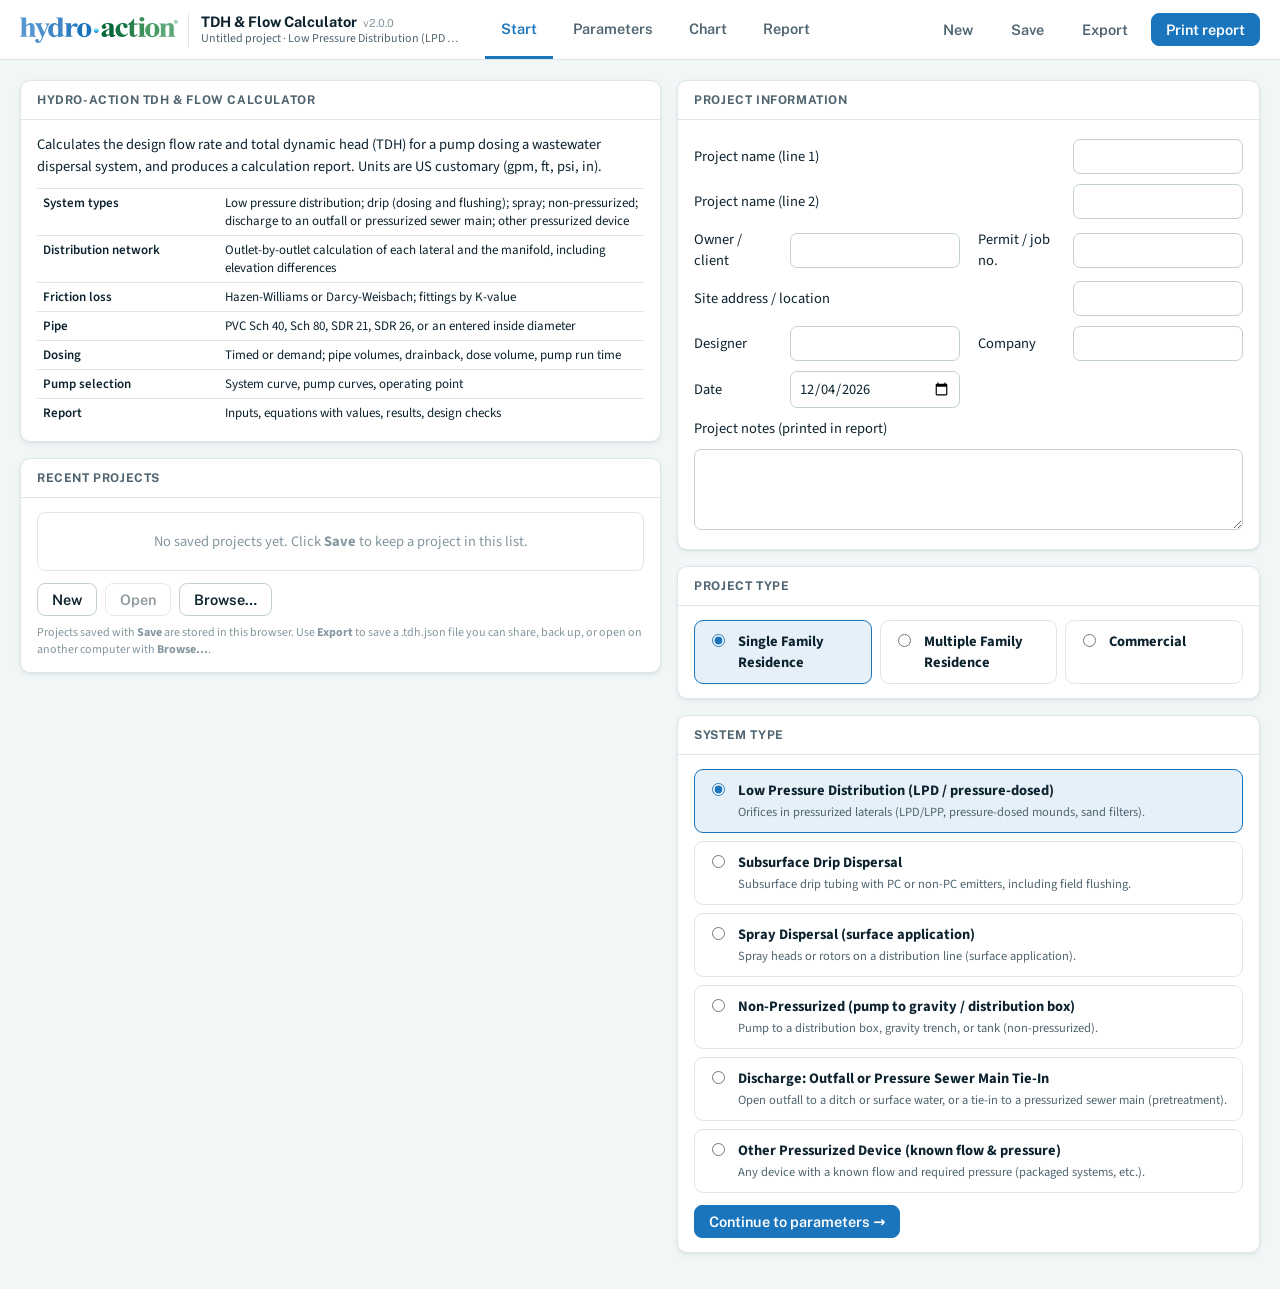
<file: index.html>
<!doctype html>
<html lang="en">
<head>
  <meta charset="utf-8">
  <meta name="viewport" content="width=device-width, initial-scale=1">
  <title>Hydro-Action TDH &amp; Flow Calculator</title>
  <link rel="preconnect" href="https://fonts.googleapis.com">
  <link rel="preconnect" href="https://fonts.gstatic.com" crossorigin>
  <link rel="stylesheet" href="https://fonts.googleapis.com/css2?family=Public+Sans:wght@500;600;700;800&family=Source+Sans+3:wght@400;600;700&display=swap">
  <!-- ?v= on the CSS and script links must match VERSION in js/calc.js (the test suite checks this). Changing it makes browsers load the new files after a release. -->
  <link rel="stylesheet" href="css/app.css?v=2.0.0">
</head>
<body>
  <header class="appbar no-print">
    <div class="brand">
      <!-- Logo: local img/logo.svg if present, otherwise the logo from hydro-action.com, otherwise a text wordmark -->
      <img class="brand-logo" id="brandLogo" src="img/logo.svg" alt="Hydro-Action"
        onload="window.HA_LOGO=this.src;document.documentElement.classList.add('has-logo')"
        onerror="if(!this.dataset.tried){this.dataset.tried=1;this.src='https://hydro-action.com/wp-content/uploads/2025/03/hydro-action-logo.svg'}else{this.remove()}">
      <span class="wordmark brand-name"><span class="wm-h">hydro</span><span class="wm-dot">·</span><span class="wm-a">action</span></span>
      <div class="brand-text">
        <div class="brand-title">TDH &amp; Flow Calculator<span class="app-ver" id="appVer"></span></div>
        <div class="brand-sub" id="projTitle">Untitled project</div>
      </div>
    </div>
    <nav class="tabs" role="tablist">
      <button class="tab active" data-tab="start">Start</button>
      <button class="tab" data-tab="params">Parameters</button>
      <button class="tab" data-tab="chart">Chart</button>
      <button class="tab" data-tab="report">Report</button>
    </nav>
    <div class="actions">
      <span class="savestate" id="saveState"></span>
      <button class="btn ghost" id="btnNew" title="New project">New</button>
      <button class="btn ghost" id="btnSave" title="Save to this computer's project list (Ctrl+S)">Save</button>
      <button class="btn ghost" id="btnExport" title="Download the project as a .tdh.json file">Export</button>
      <button class="btn primary" id="btnPrint" title="Print or save the report as PDF">Print report</button>
    </div>
  </header>

  <main>
    <section class="page active" id="page-start"></section>
    <section class="page" id="page-params"></section>
    <section class="page" id="page-chart"></section>
    <section class="page" id="page-report"></section>
  </main>

  <input type="file" id="fileOpen" accept=".json,.tdh,application/json" hidden>
  <input type="file" id="pumpImport" accept=".json,application/json" hidden>
  <dialog id="pumpDialog"></dialog>
  <div class="toast" id="toast"></div>

  <script src="js/calc.js?v=2.0.0"></script>
  <script src="js/pump-data.js?v=2.0.0"></script>
  <script src="js/chart.js?v=2.0.0"></script>
  <script src="js/diagram.js?v=2.0.0"></script>
  <script src="js/report.js?v=2.0.0"></script>
  <script src="js/app.js?v=2.0.0"></script>
</body>
</html>
</file>
<file: css/app.css>
/* Hydro-Action brand palette (from hydro-action.com logo & site) */
:root {
  --ha-navy: #0c222e;
  --ha-blue: #1b75bc;
  --ha-blue-light: #5697d1;
  --ha-green: #006738;
  --ha-green-light: #3b8e57;
  --ha-mist: #eaf3f3;
  --bg: #f1f6f6;
  --surface: #ffffff;
  --surface-2: #f6fafa;
  --border: #dde7e9;
  --border-strong: #c3d1d6;
  --text: #0c222e;
  --muted: #4f6470;
  --faint: #84969f;
  --accent: #1b75bc;
  --accent-2: #155f99;
  --accent-soft: #e5f0f9;
  --ok: #006738;
  --ok-soft: #e4f2e9;
  --warn: #b26a00;
  --warn-soft: #fff4e0;
  --bad: #c62828;
  --bad-soft: #fdecec;
  --radius: 10px;
  --shadow: 0 1px 2px rgba(12, 34, 46, .05), 0 2px 6px rgba(12, 34, 46, .06);
  --font-head: "Public Sans", "Segoe UI", system-ui, sans-serif;
  font-family: "Source Sans 3", "Source Sans Pro", "Segoe UI", system-ui, -apple-system, Arial, sans-serif;
  font-size: 14.5px;
  color: var(--text);
}
* { box-sizing: border-box; }
body { margin: 0; background: var(--bg); min-height: 100vh; }
button, input, select, textarea { font: inherit; color: inherit; }

/* ---------- app bar ---------- */
.appbar {
  position: sticky; top: 0; z-index: 20;
  display: flex; align-items: center; gap: 24px;
  padding: 0 20px; height: 60px;
  background: var(--surface); border-bottom: 1px solid var(--border);
}
.brand { display: flex; align-items: center; gap: 10px; color: var(--accent); min-width: 230px; }
.brand-title { font-family: var(--font-head); font-weight: 700; color: var(--text); font-size: 14.5px; }
.brand-text { border-left: 1px solid var(--border); padding-left: 12px; }
.brand-logo { height: 26px; width: auto; display: block; }
.wordmark { font-family: Georgia, "Times New Roman", serif; font-weight: 700; font-size: 21px; letter-spacing: -.01em; white-space: nowrap; }
.wm-h { color: var(--ha-blue-light); }
.wm-dot { color: var(--ha-green-light); margin: 0 1px; }
.wm-a { color: var(--ha-green-light); }
.has-logo .brand-name { display: none; }
.rpt .brandline { display: flex; align-items: center; justify-content: space-between; gap: 10px; margin-bottom: 8px; }
.rpt .brandline img { height: 30px; }
.rpt .brandline .wordmark { font-size: 20pt; }
.rpt .brandline .tag { font-size: 8.5pt; color: #4f6470; text-transform: uppercase; letter-spacing: .06em; }
.brand-sub { font-size: 12px; color: var(--muted); max-width: 260px; white-space: nowrap; overflow: hidden; text-overflow: ellipsis; }
.tabs { display: flex; gap: 4px; height: 100%; }
.tab {
  border: 0; background: none; padding: 0 16px; cursor: pointer; color: var(--muted);
  font-weight: 600; border-bottom: 3px solid transparent; height: 100%;
}
.tab:hover { color: var(--text); }
.tab.active { color: var(--accent); border-bottom-color: var(--accent); }
.actions { margin-left: auto; display: flex; gap: 8px; align-items: center; }
.savestate { font-size: 12px; color: var(--faint); margin-right: 4px; }

.btn {
  border: 1px solid var(--border-strong); background: var(--surface); border-radius: 8px;
  padding: 7px 14px; cursor: pointer; font-weight: 600; white-space: nowrap;
}
.btn:hover { background: var(--surface-2); }
.btn:disabled { opacity: .45; cursor: default; }
.btn.primary { background: var(--accent); border-color: var(--accent); color: #fff; }
.btn.primary:hover { background: var(--accent-2); }
.btn.ghost { border-color: transparent; background: transparent; color: var(--muted); }
.btn.ghost:hover { background: var(--surface-2); color: var(--text); }
.btn.small { padding: 4px 10px; font-size: 12px; }
.btn.danger { color: var(--bad); }
.linkbtn { border: 0; background: none; color: var(--accent); cursor: pointer; padding: 0; font-weight: 600; }

main { padding: 20px; max-width: 1560px; margin: 0 auto; }
.page { display: none; }
.page.active { display: block; }

/* ---------- cards & layout ---------- */
.card {
  background: var(--surface); border: 1px solid var(--border); border-radius: var(--radius);
  box-shadow: var(--shadow); margin-bottom: 16px;
}
.card > h3, .card-h {
  margin: 0; padding: 12px 16px; font-size: 13px; font-weight: 700; letter-spacing: .02em;
  text-transform: uppercase; color: var(--muted); border-bottom: 1px solid var(--border);
  display: flex; align-items: center; gap: 8px;
}
.card-h .spacer { flex: 1; }
.card-b { padding: 14px 16px; }
.grid-start { display: grid; grid-template-columns: 1.1fr 1fr; gap: 16px; }
.grid-params { display: grid; grid-template-columns: minmax(380px, 1.15fr) 1fr 1fr; gap: 16px; align-items: start; }
.grid-chart { display: grid; grid-template-columns: 270px 1fr 280px; gap: 16px; align-items: start; }
@media (max-width: 1250px) {
  .grid-params { grid-template-columns: 1fr 1fr; }
  .grid-params > .col-inputs { grid-row: span 2; }
  .grid-chart { grid-template-columns: 1fr; }
}
@media (max-width: 820px) {
  .grid-start, .grid-params { grid-template-columns: 1fr; }
  .appbar { flex-wrap: wrap; height: auto; padding: 8px 12px; gap: 8px; }
  .tab { padding: 10px 10px; }
  main { padding: 12px; }
}

/* ---------- form ---------- */
.frow {
  display: grid; grid-template-columns: 1fr 170px; gap: 10px; align-items: center;
  padding: 5px 0;
}
.frow label { color: var(--text); }
.frow .help { grid-column: 1 / -1; font-size: 12px; color: var(--faint); margin-top: -4px; }
.inp { display: flex; align-items: center; border: 1px solid var(--border-strong); border-radius: 7px; background: #fff; overflow: hidden; }
.inp:focus-within { border-color: var(--accent); box-shadow: 0 0 0 3px var(--accent-soft); }
.inp input, .inp select { border: 0; outline: 0; padding: 6px 8px; width: 100%; min-width: 0; background: transparent; }
.inp input[type=number] { text-align: right; }
.inp .unit { padding: 0 8px; color: var(--faint); font-size: 12px; white-space: nowrap; background: var(--surface-2); align-self: stretch; display: flex; align-items: center; border-left: 1px solid var(--border); }
.frow.wide { grid-template-columns: 1fr; }
.frow.pipe { grid-template-columns: 1fr; gap: 4px; }
.pipe-sel { display: grid; grid-template-columns: 1.6fr 1fr 1fr; gap: 6px; }
.pipe-sel .inp.disabled { opacity: .45; }
.pipe-id { font-size: 12px; color: var(--faint); }
.sub { margin: 14px 0 6px; padding-top: 10px; border-top: 1px dashed var(--border); font-weight: 700; color: var(--accent); font-size: 13px; display: flex; align-items: center; gap: 8px; }
.sub:first-child { margin-top: 0; padding-top: 0; border-top: 0; }
.chk { display: flex; align-items: center; gap: 8px; padding: 6px 0; cursor: pointer; }
.chk input { width: 16px; height: 16px; accent-color: var(--accent); }
details.fit { margin: 2px 0 8px; }
details.fit summary { cursor: pointer; color: var(--accent); font-size: 12.5px; font-weight: 600; padding: 3px 0; }
.fitgrid { display: grid; grid-template-columns: 1fr 1fr; gap: 4px 12px; padding: 6px 10px; background: var(--surface-2); border-radius: 8px; margin-top: 4px; }
.fitgrid .frow { grid-template-columns: 1fr 64px; padding: 2px 0; font-size: 12.5px; }
.inp.sm input { padding: 4px 6px; }

table.addons { width: 100%; border-collapse: collapse; }
table.addons td { padding: 3px 4px 3px 0; }
table.addons td:first-child { width: 42%; }
.inp.plain input { text-align: left; }

/* ---------- result panels ---------- */
.rrow { display: flex; justify-content: space-between; align-items: baseline; padding: 6px 0; border-bottom: 1px solid var(--border); gap: 10px; }
.rrow:last-child { border-bottom: 0; }
.rrow .k { color: var(--muted); }
.rrow .v { font-variant-numeric: tabular-nums; font-weight: 600; white-space: nowrap; }
.rrow .v small { color: var(--faint); font-weight: 400; margin-left: 3px; }
.rrow.dim .k, .rrow.dim .v { color: var(--faint); font-weight: 400; }
.diagram-card summary { cursor: pointer; list-style: none; }
.diagram-card summary::-webkit-details-marker { display: none; }
.diagram-card details[open] summary { border-bottom: 1px solid var(--border); }
.diagram-card details:not([open]) summary { border-bottom: 0; }
.diagbox svg { width: 100%; height: auto; max-height: 560px; display: block; margin: 0 auto; }
.note-box { background: var(--accent-soft); border-left: 4px solid var(--accent); border-radius: 6px; padding: 8px 10px; margin: 6px 0 8px; font-size: 12.5px; line-height: 1.4; color: var(--text); }
.vbasis { font-size: 12px; color: var(--faint); margin-top: 1px; font-variant-numeric: tabular-nums; }
.rrow.total { border-top: 2px solid var(--border-strong); margin-top: 2px; }
.rrow.total .k { color: var(--text); font-weight: 700; }
.flag { display: inline-block; width: 8px; height: 8px; border-radius: 50%; background: var(--warn); margin-right: 6px; vertical-align: middle; }

.duty {
  background: linear-gradient(135deg, #1b75bc 0%, #155f99 55%, #0c222e 100%); color: #fff; border: 0;
  border-bottom: 4px solid var(--ha-green-light);
}
h1, h2, h3, h4, .card-h, .tab, .btn, .duty .big, .rrow.total .k { font-family: var(--font-head); }
.card-h { letter-spacing: .05em; font-size: 12px; }
.hero { background: radial-gradient(circle at 92% 10%, rgba(86, 151, 209, .18), transparent 45%), radial-gradient(circle at 70% 120%, rgba(59, 142, 87, .14), transparent 50%), var(--surface); }
.hero h1 { font-size: 28px; letter-spacing: -.01em; }
.eyebrow { color: var(--ha-green); font-family: var(--font-head); font-weight: 700; letter-spacing: .08em; text-transform: uppercase; font-size: 12px; margin-bottom: 6px; }
.sub { color: var(--ha-green); }
.duty .card-h { color: rgba(255,255,255,.8); border-bottom-color: rgba(255,255,255,.15); }
.duty-grid { display: grid; grid-template-columns: 1fr 1fr; gap: 12px; padding: 16px; }
.duty .big { font-size: 30px; font-weight: 700; line-height: 1.1; font-variant-numeric: tabular-nums; }
.duty .lbl { font-size: 12px; color: rgba(255,255,255,.75); text-transform: uppercase; letter-spacing: .04em; }
.duty .alt { padding: 0 16px 14px; font-size: 12.5px; color: rgba(255,255,255,.85); }

.notes { list-style: none; margin: 0; padding: 0; }
.notes li { padding: 9px 12px; border-radius: 8px; margin-bottom: 8px; font-size: 13px; line-height: 1.4; border-left: 4px solid; }
.notes li.warn { background: var(--warn-soft); border-color: var(--warn); }
.notes li.ok { background: var(--ok-soft); border-color: var(--ok); }
.notes li.info { background: var(--accent-soft); border-color: var(--accent); }
.notes li.bad { background: var(--bad-soft); border-color: var(--bad); }
.errbox { background: var(--bad-soft); border: 1px solid #f3b4b4; color: var(--bad); padding: 12px 14px; border-radius: 8px; margin-bottom: 16px; font-weight: 600; }

/* ---------- start page ---------- */
.hero { padding: 22px 24px; }
.hero h1 { margin: 0 0 6px; font-size: 24px; }
.hero p { margin: 0 0 14px; color: var(--muted); line-height: 1.5; }
.feat { display: grid; grid-template-columns: 1fr 1fr; gap: 10px; }
.feat div { background: var(--surface-2); border: 1px solid var(--border); border-radius: 8px; padding: 10px 12px; font-size: 13px; }
.feat b { display: block; margin-bottom: 2px; }
table.list { width: 100%; border-collapse: collapse; }
table.list th { text-align: left; font-size: 12px; color: var(--muted); font-weight: 600; padding: 6px 8px; border-bottom: 1px solid var(--border); }
table.list td { padding: 8px; border-bottom: 1px solid var(--border); }
table.list tr.sel td { background: var(--accent-soft); }
table.list tbody tr { cursor: pointer; }
table.list tbody tr:hover td { background: var(--surface-2); }
.recent-wrap { max-height: 240px; overflow: auto; border: 1px solid var(--border); border-radius: 8px; }
.empty { color: var(--faint); padding: 18px; text-align: center; }
.btnrow { display: flex; gap: 8px; margin-top: 12px; flex-wrap: wrap; }
.opts { display: grid; gap: 8px; }
.opts.three { grid-template-columns: repeat(3, 1fr); }
.opt {
  display: flex; gap: 10px; align-items: flex-start; border: 1.5px solid var(--border); border-radius: 9px;
  padding: 10px 12px; cursor: pointer; background: #fff;
}
.opt:hover { border-color: var(--border-strong); }
.opt.on { border-color: var(--accent); background: var(--accent-soft); }
.opt input { margin-top: 3px; accent-color: var(--accent); }
.opt b { display: block; }
.opt span { font-size: 12.5px; color: var(--muted); }
.two { display: grid; grid-template-columns: 1fr 1fr; gap: 0 18px; }
@media (max-width: 820px) { .two, .opts.three, .feat { grid-template-columns: 1fr; } }

/* ---------- chart page ---------- */
.chartbox { padding: 10px; }
.chartbox svg { width: 100%; height: auto; display: block; }
.pumplist { max-height: 330px; overflow: auto; }
.pumplist label { display: flex; align-items: center; gap: 8px; padding: 6px 4px; border-radius: 6px; cursor: pointer; font-size: 13px; }
.pumplist label:hover { background: var(--surface-2); }
.pgroup { border-bottom: 1px solid var(--border); padding: 2px 0; }
.pgroup:last-child { border-bottom: 0; }
.pgroup summary { cursor: pointer; display: flex; align-items: center; gap: 6px; padding: 7px 4px; font-weight: 700; font-size: 12.5px; color: var(--text); list-style: none; }
.pgroup summary::-webkit-details-marker { display: none; }
.pgroup summary::before { content: '▸'; color: var(--accent); width: 10px; transition: transform .15s; }
.pgroup[open] summary::before { transform: rotate(90deg); }
.pgroup summary span:first-child { flex: 1; }
.pgroup .pcount { font-weight: 400; color: var(--faint); font-size: 11.5px; }
.pgroup label { padding-left: 18px; }
.pspec { width: 100%; border-collapse: collapse; margin-top: 6px; font-size: 12px; }
.pspec td { border-top: 1px solid var(--border); padding: 3px 4px; }
.pspec td:first-child { color: var(--muted); width: 38%; }
.pspec.about { font-size: 13px; }
.pspec.about td { padding: 5px 6px; vertical-align: top; }
.pspec.about td:first-child { width: 30%; font-weight: 600; color: var(--text); }
.badge-ro { display: inline-block; font-size: 11px; font-weight: 700; color: var(--ha-green); background: var(--ok-soft); border-radius: 99px; padding: 1px 8px; margin-left: 6px; }
.pumplist label.match { background: var(--ok-soft); }
.pumplist label.nomatch { opacity: .5; }
.swatch { width: 14px; height: 4px; border-radius: 2px; display: inline-block; flex: none; }
.legend div { display: flex; align-items: center; gap: 10px; padding: 3px 0; font-size: 13px; }
.legend svg { flex: none; }
.readout { font-size: 12px; color: var(--muted); padding: 0 12px 8px; min-height: 18px; font-variant-numeric: tabular-nums; }
.pumpdesc { font-size: 13px; line-height: 1.45; }
.pumpdesc h4 { margin: 0 0 4px; }
.pill { display: inline-block; padding: 1px 8px; border-radius: 99px; font-size: 11.5px; font-weight: 700; }
.pill.ok { background: var(--ok-soft); color: var(--ok); }
.pill.warn { background: var(--warn-soft); color: var(--warn); }

/* ---------- dialog ---------- */
dialog { border: 0; border-radius: 12px; padding: 0; width: min(860px, 96vw); box-shadow: 0 20px 60px rgba(0,0,0,.25); }
dialog::backdrop { background: rgba(15, 23, 42, .45); }
.dlg-h { padding: 14px 18px; border-bottom: 1px solid var(--border); display: flex; align-items: center; gap: 10px; }
.dlg-h h2 { margin: 0; font-size: 17px; flex: 1; }
.dlg-b { display: grid; grid-template-columns: 240px 1fr; min-height: 420px; }
.dlg-side { border-right: 1px solid var(--border); padding: 10px; overflow: auto; max-height: 70vh; }
.dlg-side button.item { display: block; width: 100%; text-align: left; border: 0; background: none; padding: 8px 10px; border-radius: 6px; cursor: pointer; }
.dlg-side button.item.on { background: var(--accent-soft); color: var(--accent); font-weight: 600; }
.dlg-main { padding: 14px 18px; overflow: auto; max-height: 70vh; }
.dlg-f { padding: 12px 18px; border-top: 1px solid var(--border); display: flex; gap: 8px; justify-content: flex-end; }
textarea { width: 100%; border: 1px solid var(--border-strong); border-radius: 7px; padding: 8px; min-height: 60px; resize: vertical; }
table.pts { border-collapse: collapse; }
table.pts th { font-size: 12px; color: var(--muted); text-align: left; padding: 4px; }
table.pts td { padding: 2px 4px; }
table.pts .inp { width: 110px; }

.toast {
  position: fixed; bottom: 20px; left: 50%; transform: translateX(-50%) translateY(20px);
  background: #0c222e; color: #fff; padding: 10px 18px; border-radius: 8px; opacity: 0;
  transition: all .2s; pointer-events: none; z-index: 50;
}
.toast.show { opacity: 1; transform: translateX(-50%) translateY(0); }

/* ---------- report ---------- */
.report-toolbar { display: flex; gap: 8px; align-items: center; margin-bottom: 12px; }
.report-toolbar .muted { color: var(--muted); font-size: 13px; }
.paper {
  background: #fff; max-width: 8.5in; margin: 0 auto; padding: .6in .65in; box-shadow: var(--shadow);
  border: 1px solid var(--border); color: #111; font-size: 10.5pt; line-height: 1.4;
  font-family: "Source Sans 3", "Source Sans Pro", "Segoe UI", Arial, sans-serif;
}
.rpt h1, .rpt h2, .rpt h3 { font-family: "Public Sans", "Segoe UI", Arial, sans-serif; }
.rpt h2 { border-bottom-color: #3b8e57 !important; }
.rpt .rhead { border-bottom-color: #1b75bc; }
.rpt h1 { font-size: 17pt; margin: 0; }
.rpt h2 { font-size: 12pt; margin: 18px 0 6px; padding-bottom: 3px; border-bottom: 2px solid #1b75bc; color: #0c222e; break-after: avoid; }
.rpt h3 { font-size: 10.5pt; margin: 12px 0 4px; break-after: avoid; }
.rpt .rhead { display: flex; justify-content: space-between; gap: 20px; border-bottom: 3px solid #1b75bc; padding-bottom: 10px; margin-bottom: 10px; }
.rpt .rhead .meta { text-align: right; font-size: 9.5pt; color: #444; }
.rpt table { width: 100%; border-collapse: collapse; margin: 4px 0 8px; font-size: 9.5pt; break-inside: auto; }
.rpt th, .rpt td { border: 1px solid #c9d1dc; padding: 3px 6px; text-align: left; vertical-align: top; }
.rpt th { background: #eef3f8; font-weight: 600; }
.rpt td.n, .rpt th.n { text-align: right; font-variant-numeric: tabular-nums; white-space: nowrap; }
.rpt tr.tot td { font-weight: 700; background: #f5f8fb; }
.rpt .kv td:first-child { width: 48%; color: #333; }
.rpt .eq { font-family: Cambria, "Times New Roman", serif; font-size: 10.5pt; background: #f7f9fc; border-left: 3px solid #1b75bc; padding: 5px 10px; margin: 4px 0; break-inside: avoid; }
.rpt .eq .w { font-family: "Segoe UI", Arial, sans-serif; font-size: 9pt; color: #555; }
.rpt .summary { display: grid; grid-template-columns: repeat(3, 1fr); gap: 8px; margin: 10px 0; }
.rpt .summary div { border: 1.5px solid #1b75bc; border-radius: 6px; padding: 6px 10px; }
.rpt .summary b { display: block; font-size: 15pt; color: #0c222e; }
.rpt .summary span { font-size: 8.5pt; color: #555; text-transform: uppercase; letter-spacing: .03em; }
.rpt .chk-ok { color: #1d8a4e; font-weight: 700; }
.rpt .chk-warn { color: #b26a00; font-weight: 700; }
.rpt .chk-info { color: #1b75bc; font-weight: 700; }
.rpt .small { font-size: 8.5pt; color: #555; }
.rpt .sig { display: grid; grid-template-columns: 1fr 1fr; gap: 30px; margin-top: 28px; break-inside: avoid; }
.rpt .sig div { border-top: 1px solid #333; padding-top: 4px; font-size: 9pt; }
.rpt .stamp { margin-top: 18px; padding-top: 6px; border-top: 1px solid #dde7e9; font-size: 8pt; color: #4f6470; }
.app-ver { font-size: 11px; color: var(--faint); margin-left: 6px; font-weight: 400; }
.rpt .chart svg { width: 100%; height: auto; }
.rpt .avoid { break-inside: avoid; }

.rpt table.curvepts { width: auto; margin: 2px 0 6px; }
.rpt table.curvepts td { padding: 2px 7px; }
.rpt table.curvepts td.lbl { background: #eef3f8; white-space: nowrap; }

@media print {
  @page { size: letter; margin: .55in .5in .6in; @bottom-left { font: 8pt "Source Sans 3", "Segoe UI", Arial, sans-serif; color: #4f6470; } @bottom-right { font: 8pt "Source Sans 3", "Segoe UI", Arial, sans-serif; color: #4f6470; } }
  /* report layout for paper: whole tables and equation blocks stay on one page, headings stay with what follows */
  .rpt { font-size: 9.5pt; }
  .rpt p { margin: 4px 0 6px; }
  .rpt table { font-size: 8.8pt; margin: 3px 0 8px; }
  .rpt th, .rpt td { padding: 1.5px 6px; line-height: 1.25; }
  .rpt li { line-height: 1.35; }
  .rpt table.keep, .rpt .kv, .rpt .eq, .rpt .summary, .rpt .avoid, .rpt li { break-inside: avoid; }
  .rpt thead { display: table-header-group; }
  .rpt h2 { font-size: 11.5pt; margin: 16px 0 6px; break-after: avoid; }
  .rpt h3 { font-size: 10pt; margin: 10px 0 3px; break-after: avoid; }
  .rpt h2.newpage { break-before: page; margin-top: 0; }
  .rpt .eq { font-size: 10pt; padding: 3px 9px; }
  .rpt .chart svg { max-height: 3.9in; }
  .rpt .sig { margin-top: 22px; }
  body { background: #fff; }
  .no-print, .appbar, .report-toolbar { display: none !important; }
  main { padding: 0; max-width: none; }
  .page { display: none !important; }
  #page-report { display: block !important; }
  .paper { box-shadow: none; border: 0; padding: 0; max-width: none; }
}
</file>
